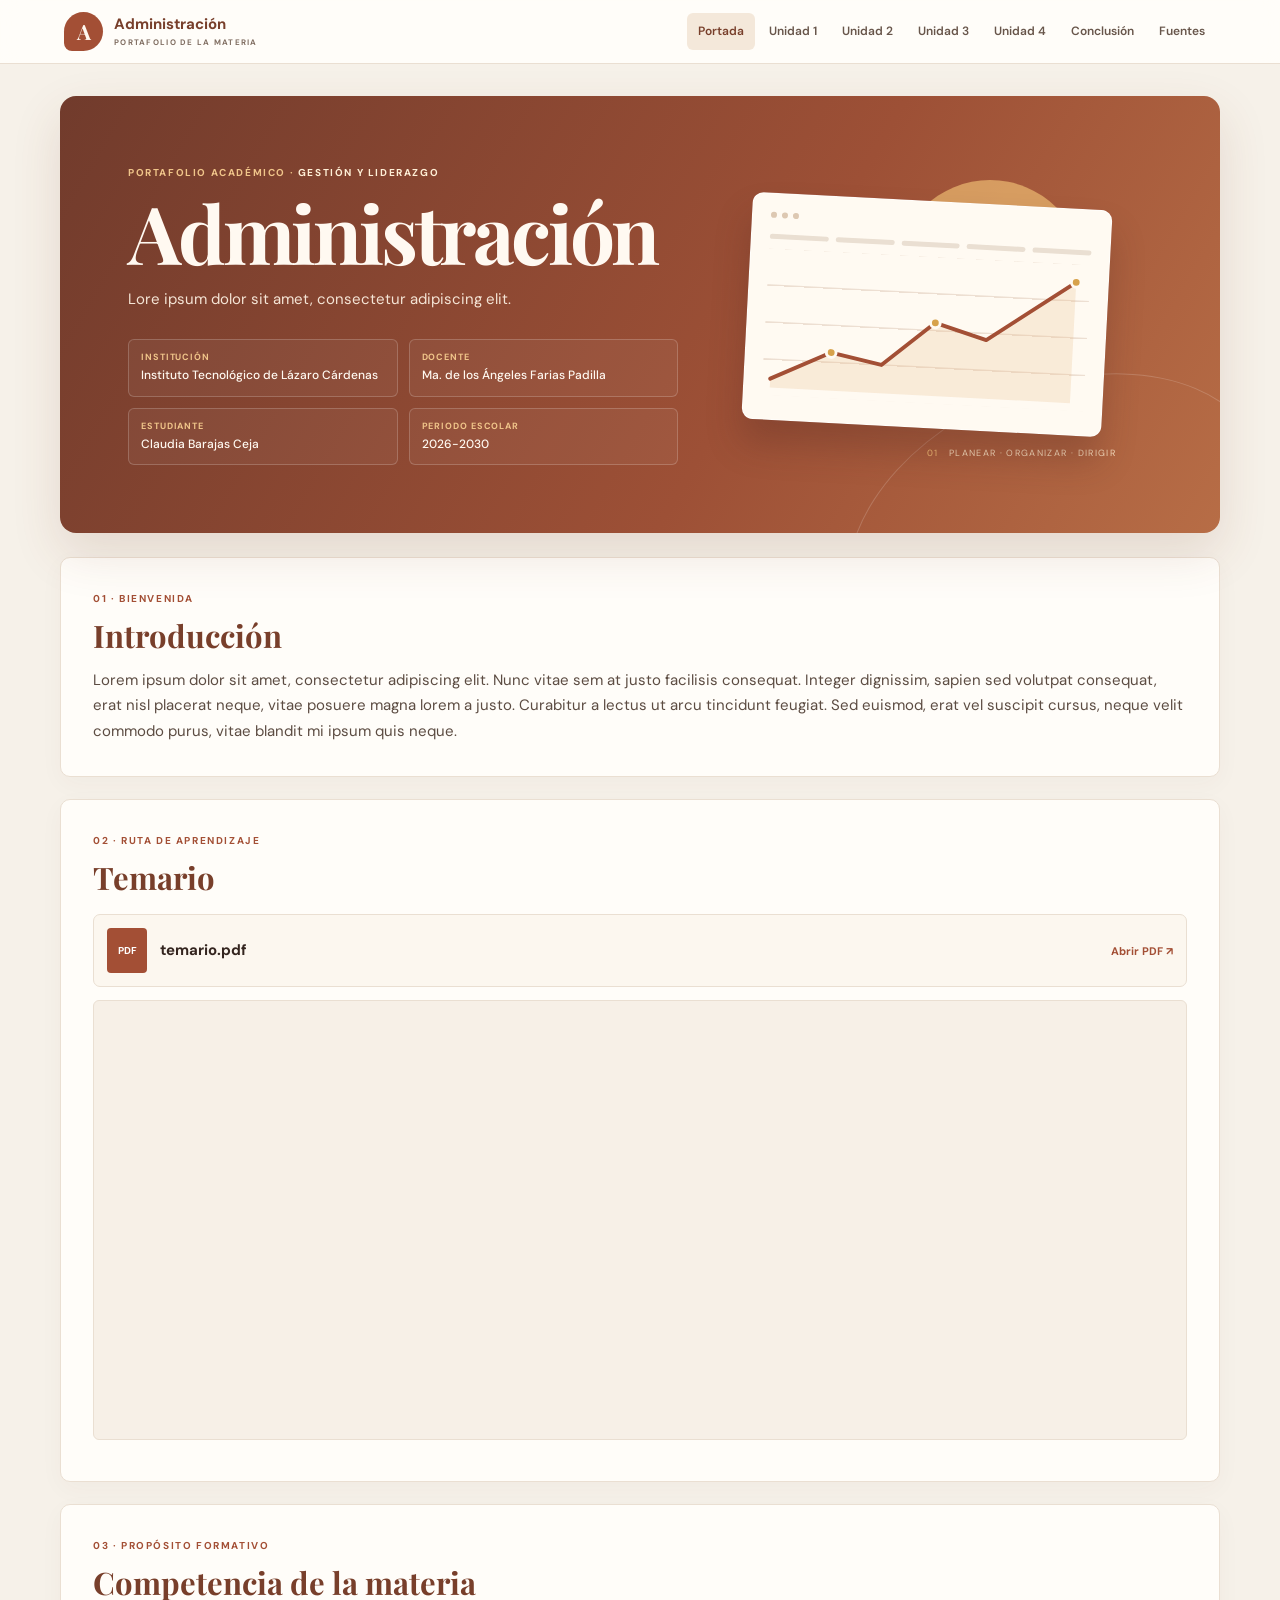
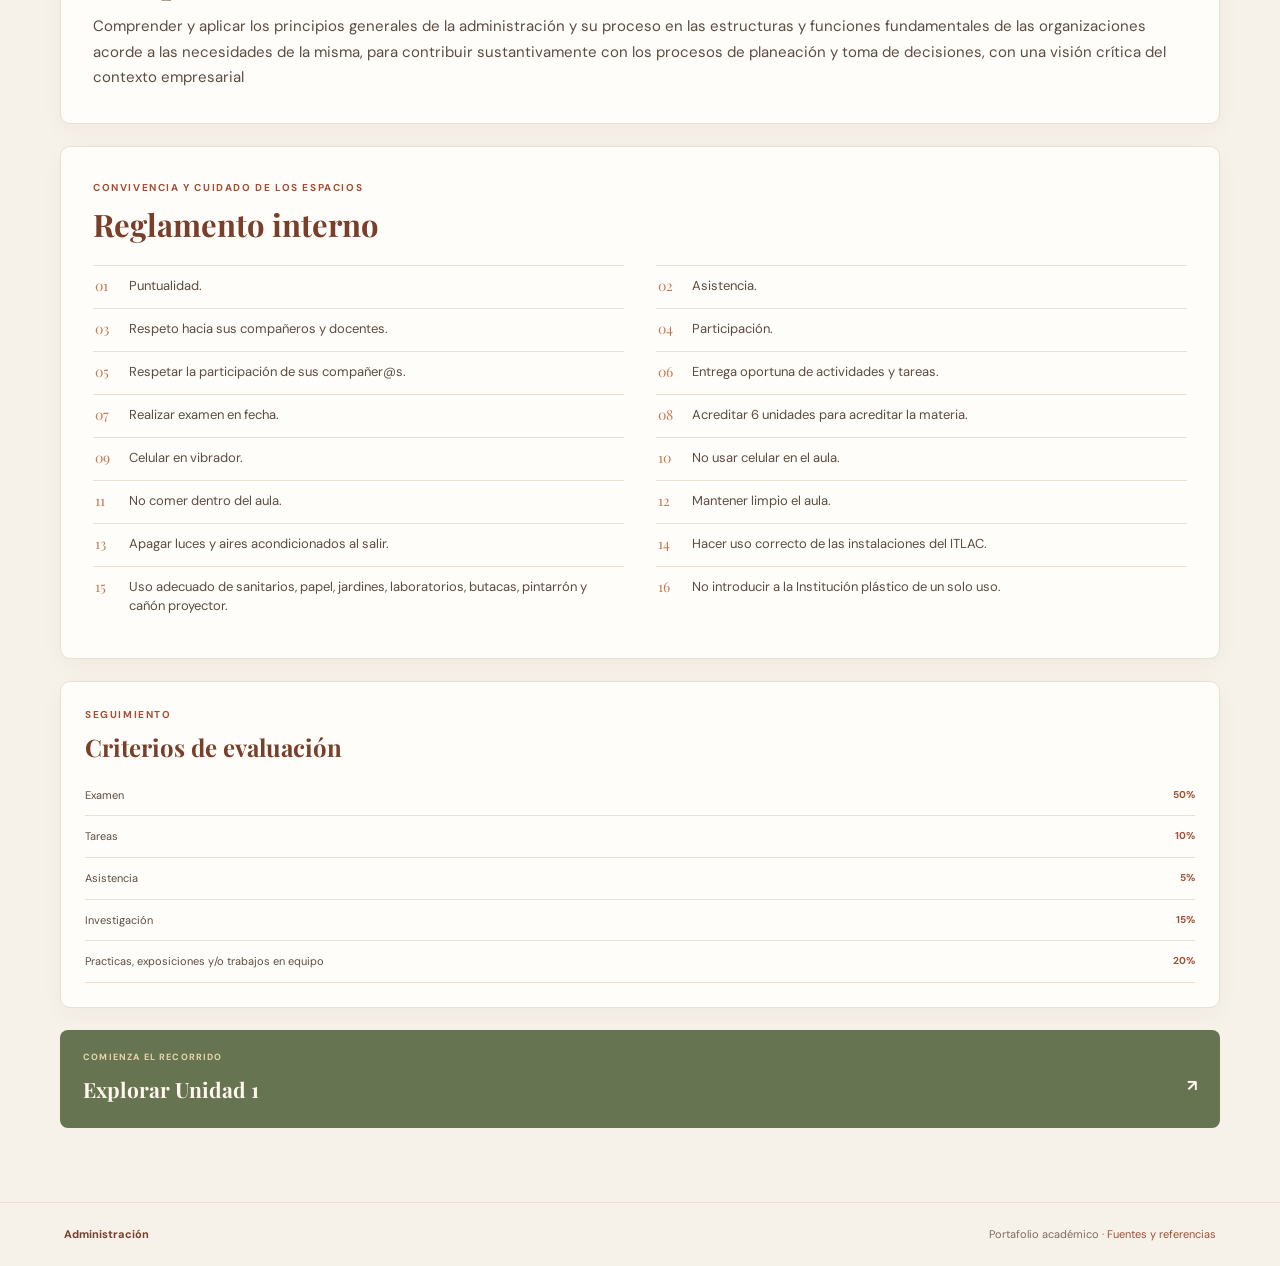
<file: index.html>
<!doctype html>
<html lang="es">
<head>
  <meta charset="utf-8">
  <meta http-equiv="refresh" content="0; url=main/home.html">
  <title>Administración</title>
</head>
<body>
  <p>Abriendo el <a href="main/home.html">portafolio</a>…</p>
</body>
</html>
</file>
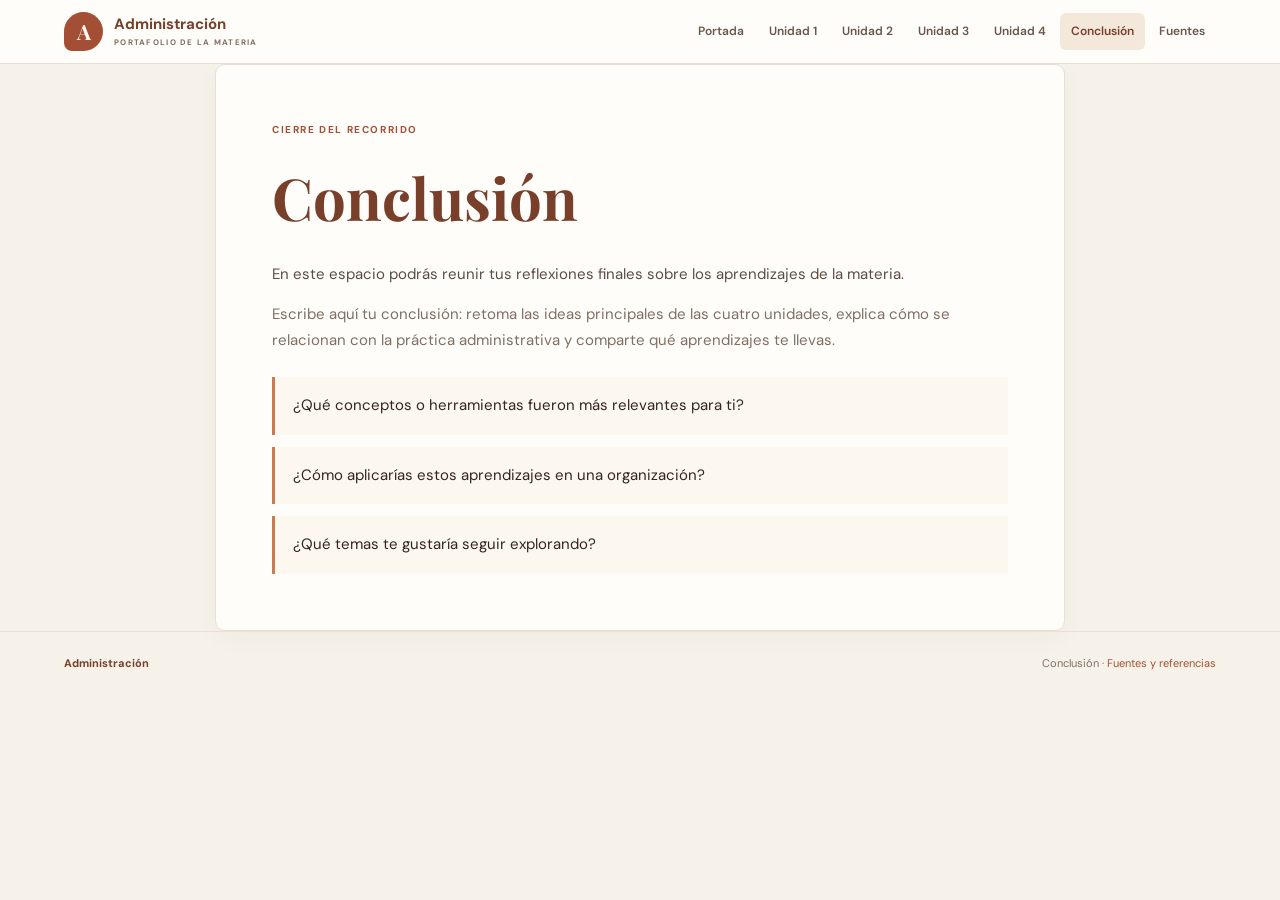
<file: main/conclusion.html>
<!doctype html>
<html lang="es">

<head>
    <meta charset="utf-8">
    <meta name="viewport" content="width=device-width, initial-scale=1">
    <meta name="theme-color" content="#783f2b">
    <title>Administración |
        Conclusión</title>
    <link rel="stylesheet" href="../css/main.css">
</head>

<body>
    <header class="site-header"><a class="brand" href="home.html"><span
                class="brand-mark">A</span><span>Administración<small>PORTAFOLIO
                    DE LA MATERIA</small></span></a>
        <nav class="main-nav" aria-label="Navegación principal"><a href="home.html">Portada</a><a
                href="unidad-1.html">Unidad
                1</a><a href="unidad-2.html">Unidad 2</a><a href="unidad-3.html">Unidad 3</a><a
                href="unidad-4.html">Unidad 4</a><a class="active" aria-current="page"
                href="conclusion.html">Conclusión</a><a href="fuentes.html">Fuentes</a></nav>
    </header>
    <main class="page-shell simple-page">
        <section class="content-card">
            <p class="eyebrow">Cierre del
                recorrido</p>
            <h1>Conclusión</h1>
            <p class="lead">En este
                espacio podrás reunir tus reflexiones finales sobre los
                aprendizajes de la materia.</p>
            <p class="section-note">Escribe aquí tu conclusión: retoma las
                ideas principales de las cuatro unidades, explica cómo se
                relacionan con la práctica administrativa y comparte qué
                aprendizajes te llevas.</p>
            <div class="source-list">
                <div class="source-entry">¿Qué conceptos o herramientas
                    fueron más relevantes para ti?</div>
                <div class="source-entry">¿Cómo aplicarías estos aprendizajes
                    en una organización?</div>
                <div class="source-entry">¿Qué
                    temas te gustaría seguir
                    explorando?</div>
            </div>
        </section>
    </main>
    <footer class="site-footer"><span>Administración</span><span>Conclusión
            · <a href="fuentes.html">Fuentes y
                referencias</a></span>
    </footer>
</body>

</html>
</file>
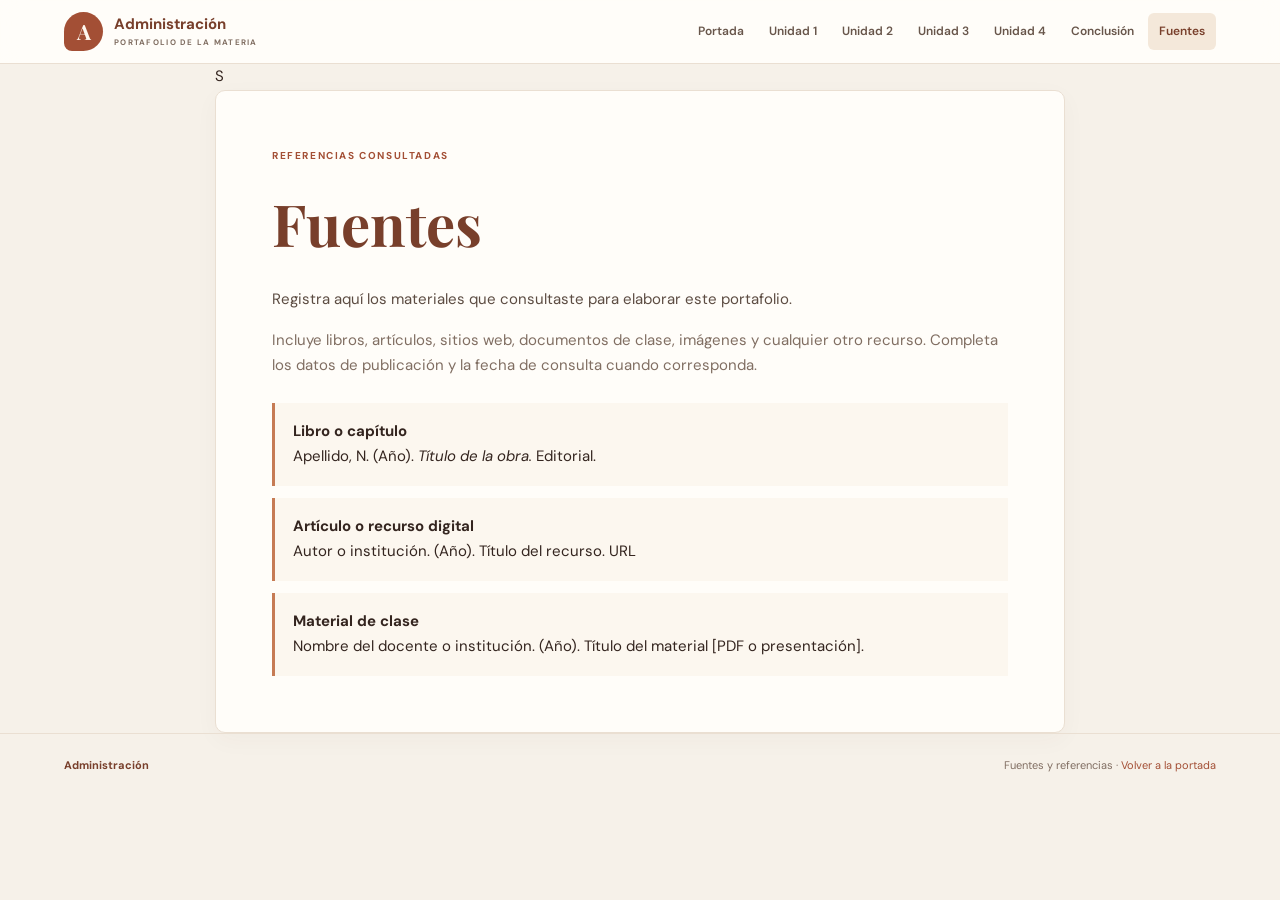
<file: main/fuentes.html>
<!doctype html>
<html lang="es">

<head>
    <meta charset="utf-8">
    <meta name="viewport" content="width=device-width, initial-scale=1">
    <meta name="theme-color" content="#783f2b">
    <title>Fuentes</title>
    <link rel="stylesheet" href="../css/main.css">
</head>

<body>
    <header class="site-header"><a class="brand" href="home.html"><span
                class="brand-mark">A</span><span>Administración<small>PORTAFOLIO DE LA MATERIA</small></span></a>
        <nav class="main-nav" aria-label="Navegación principal"><a href="home.html">Portada</a><a
                href="unidad-1.html">Unidad 1</a><a href="unidad-2.html">Unidad 2</a><a href="unidad-3.html">Unidad
                3</a><a href="unidad-4.html">Unidad 4</a><a href="conclusion.html">Conclusión</a><a class="active"
                aria-current="page" href="fuentes.html">Fuentes</a></nav>
    </header>
    <main class="page-shell simple-page">
        S<section class="content-card">
            <p class="eyebrow">Referencias consultadas</p>
            <h1>Fuentes</h1>
            <p class="lead">Registra aquí los materiales que consultaste para elaborar este portafolio.</p>
            <p class="section-note">Incluye libros, artículos, sitios web, documentos de clase, imágenes y cualquier
                otro recurso. Completa los datos de publicación y la fecha de consulta cuando corresponda.</p>
            <div class="source-list">
                <div class="source-entry"><strong>Libro o capítulo</strong><br>Apellido, N. (Año). <em>Título de la
                        obra.</em> Editorial.</div>
                <div class="source-entry"><strong>Artículo o recurso digital</strong><br>Autor o institución. (Año).
                    Título del recurso. URL</div>
                <div class="source-entry"><strong>Material de clase</strong><br>Nombre del docente o institución. (Año).
                    Título del material [PDF o presentación].</div>
            </div>
        </section>
    </main>
    <footer class="site-footer"><span>Administración</span><span>Fuentes y referencias · <a href="home.html">Volver a la
                portada</a></span></footer>
</body>

</html>
</file>
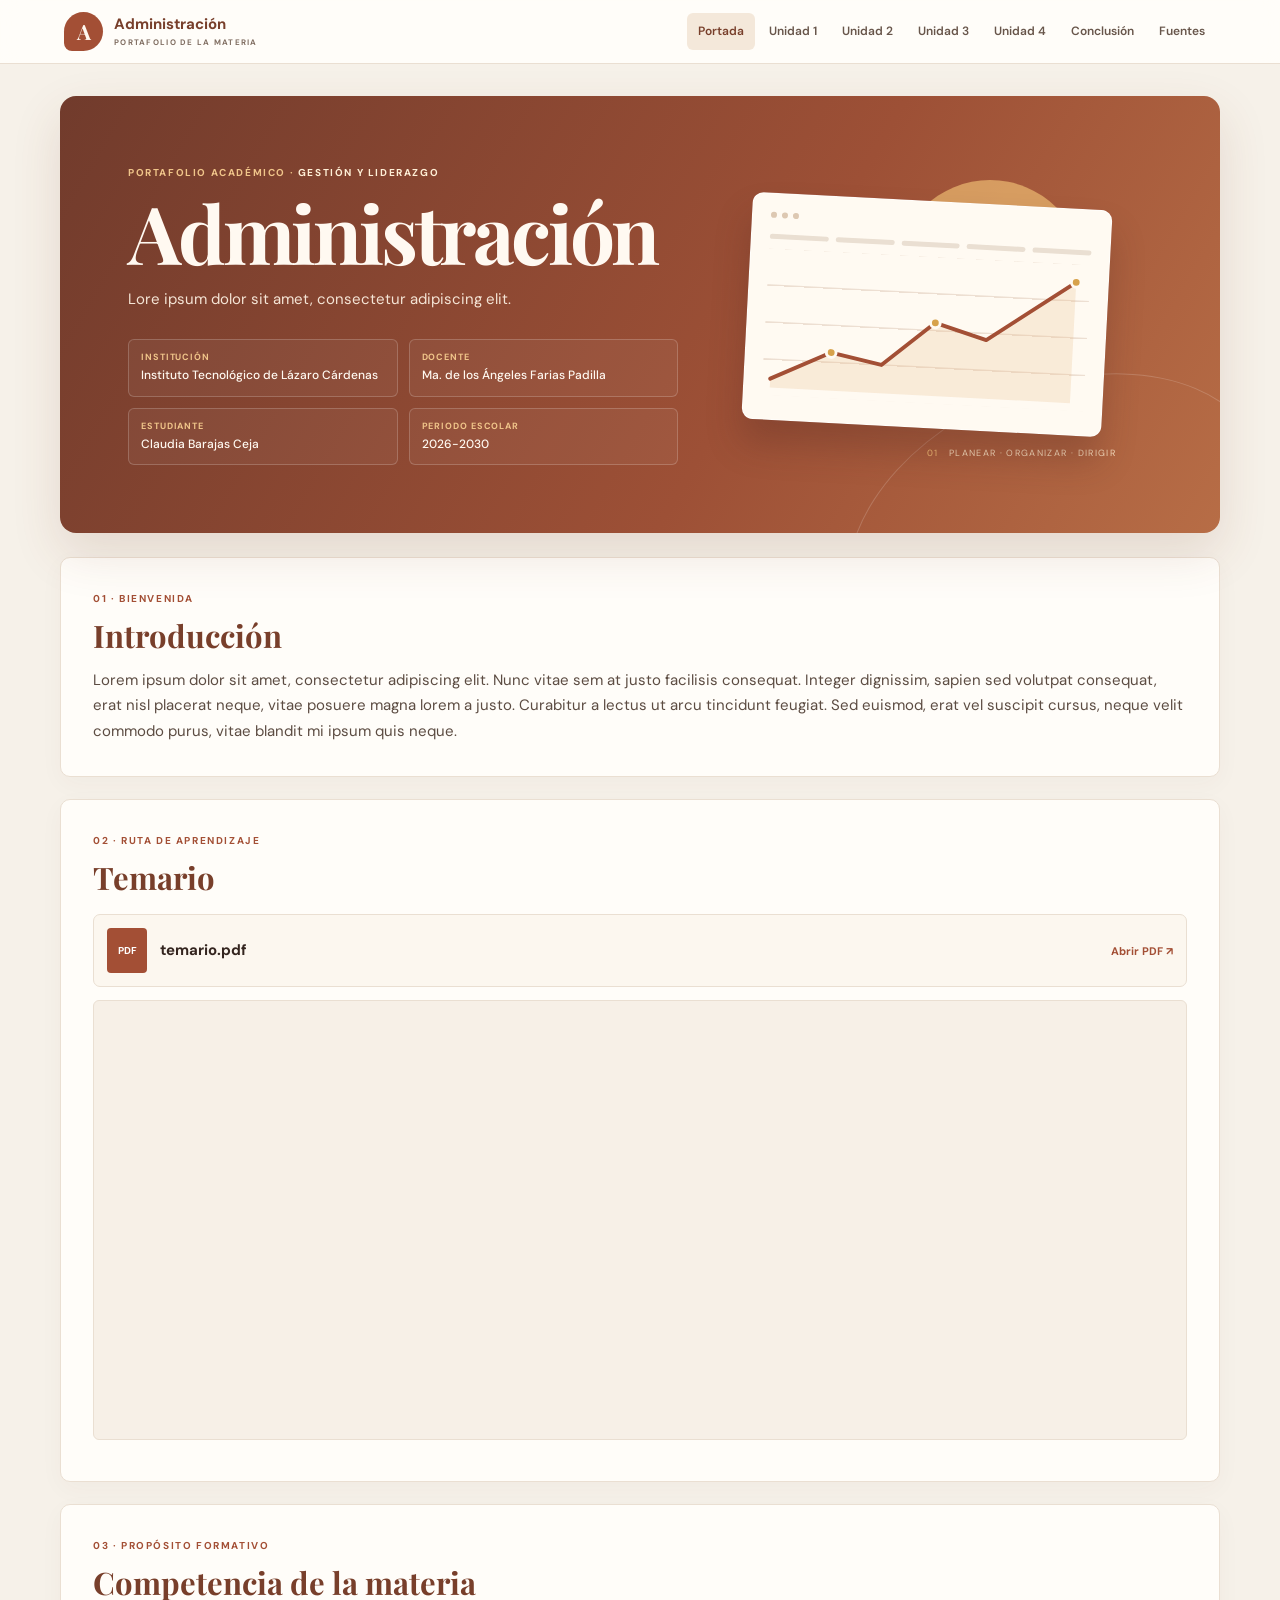
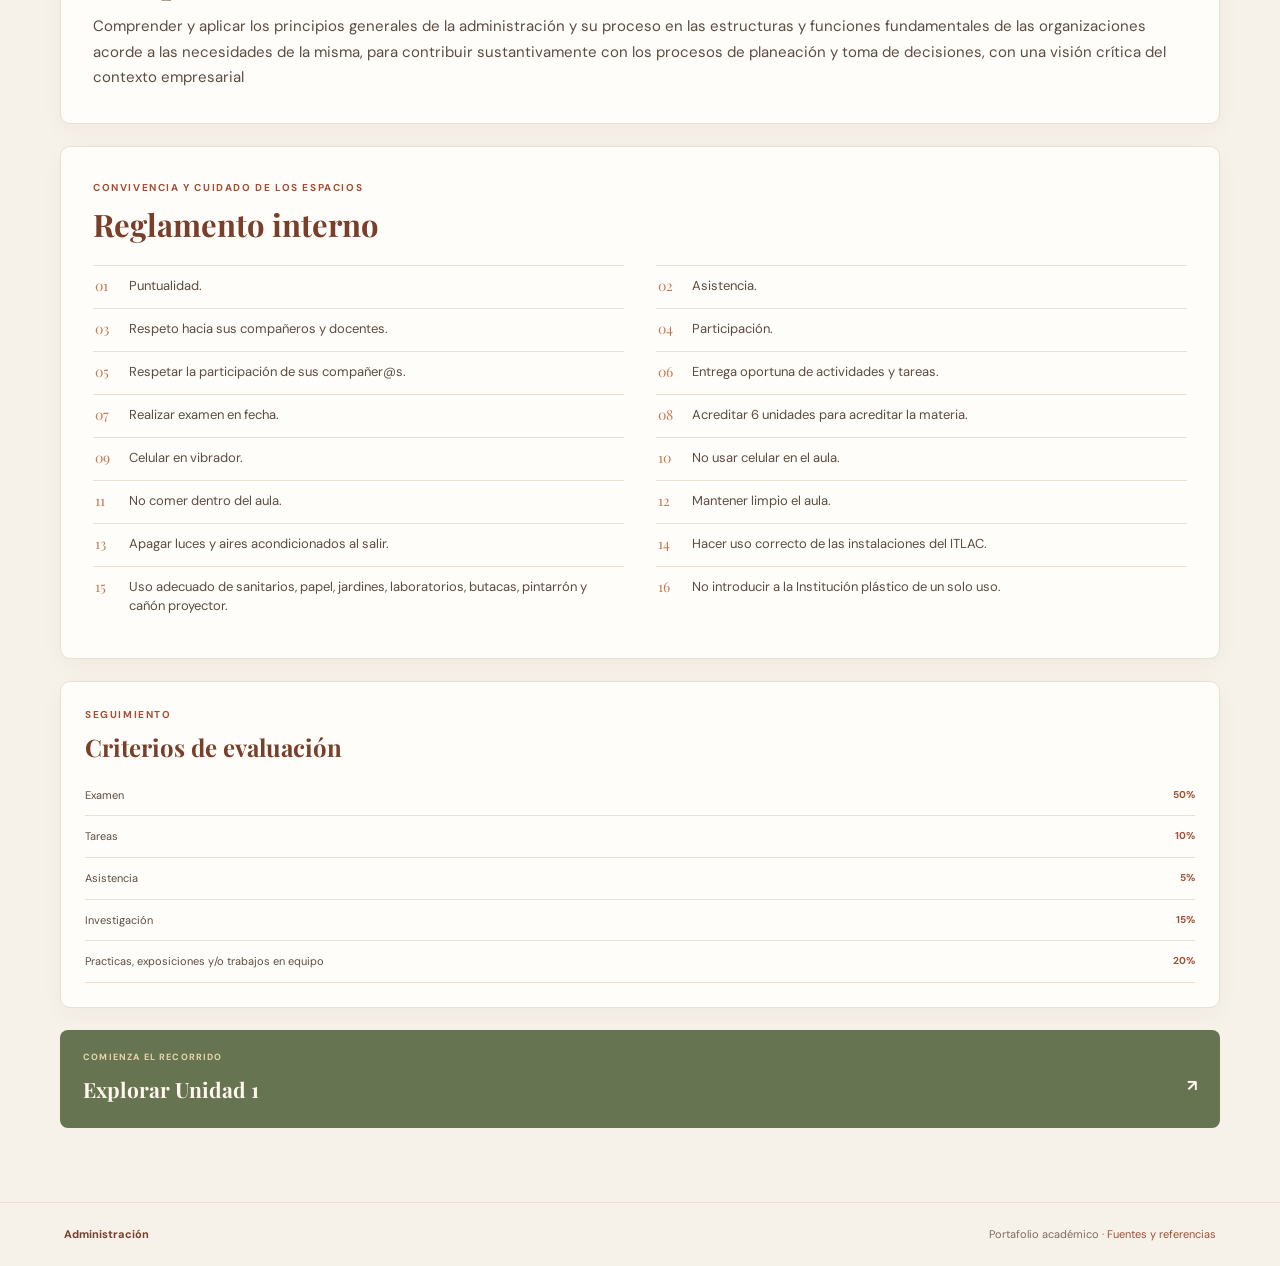
<file: main/home.html>
<!doctype html>
<html lang="es">

<head>
    <meta charset="utf-8">
    <meta name="viewport" content="width=device-width, initial-scale=1">
    <meta name="theme-color" content="#783f2b">
    <title>Portada</title>
    <link rel="stylesheet" href="../css/main.css">
</head>

<body>
    <header class="site-header">
        <a class="brand" href="home.html"><span class="brand-mark">A</span><span>Administración<small>PORTAFOLIO DE LA
                    MATERIA</small></span></a>
        <nav class="main-nav" aria-label="Navegación principal">
            <a class="active" aria-current="page" href="home.html">Portada</a>
            <a href="unidad-1.html">Unidad 1</a><a href="unidad-2.html">Unidad 2</a><a href="unidad-3.html">Unidad
                3</a><a href="unidad-4.html">Unidad 4</a>
            <a href="conclusion.html">Conclusión</a><a href="fuentes.html">Fuentes</a>
        </nav>
    </header>
    <main class="page-shell">
        <section class="cover" id="portada">
            <div class="cover-content">
                <p class="eyebrow">Portafolio académico · <span>Gestión y liderazgo</span></p>
                <h1>Administración</h1>
                <p class="cover-lede">Lore ipsum dolor sit amet, consectetur adipiscing elit.</p>
                <div class="cover-details">
                    <div><span>Institución</span><strong>Instituto Tecnológico de Lázaro Cárdenas</strong></div>
                    <div><span>Docente</span><strong>Ma. de los Ángeles Farias Padilla</strong></div>
                    <div><span>Estudiante</span><strong>Claudia Barajas Ceja</strong></div>
                    <div><span>Periodo escolar</span><strong>2026-2030</strong></div>
                </div>
            </div>
            <div class="cover-art" role="img"
                aria-label="Ilustración cálida de una gráfica de crecimiento y gestión empresarial">
                <div class="sun"></div>
                <div class="chart-card">
                    <div class="chart-heading"><i></i><i></i><i></i></div>
                    <div class="chart-lines"><b></b><b></b><b></b><b></b><b></b></div><svg viewBox="0 0 330 150"
                        aria-hidden="true">
                        <path class="chart-fill" d="M8 133 69 103 121 113 174 67 227 82 316 18v124H8Z" />
                        <path class="chart-line" d="M8 133 69 103 121 113 174 67 227 82 316 18" />
                        <circle cx="69" cy="103" r="5" />
                        <circle cx="174" cy="67" r="5" />
                        <circle cx="316" cy="18" r="5" />
                    </svg>
                </div>
                <div class="art-caption"><span>01</span> PLANEAR · ORGANIZAR · DIRIGIR</div>
            </div>
        </section>
        <div class="content-stack">
                <section class="content-card" id="introduccion">
                    <p class="eyebrow">01 · Bienvenida</p>
                    <h2>Introducción</h2>
                    <p>Lorem ipsum dolor sit amet, consectetur adipiscing elit. Nunc vitae sem at justo facilisis
                        consequat. Integer dignissim, sapien sed volutpat consequat, erat nisl placerat neque, vitae
                        posuere magna lorem a justo. Curabitur a lectus ut arcu tincidunt feugiat. Sed euismod, erat vel
                        suscipit cursus, neque velit commodo purus, vitae blandit mi ipsum quis neque.</p>
                </section>
                <section class="content-card" id="temario">
                    <p class="eyebrow">02 · Ruta de aprendizaje</p>
                    <h2>Temario</h2>
                    <div class="document-placeholder"><span class="document-icon">PDF</span>
                        <div><strong>temario.pdf</strong></div><a class="text-link" href="documentos/temario.pdf">Abrir
                            PDF ↗</a>
                    </div><iframe class="pdf-reader" src="documentos/temario.pdf"
                        title="Lector del temario en PDF"></iframe>
                </section>
                <section class="content-card" id="competencia">
                    <p class="eyebrow">03 · Propósito formativo</p>
                    <h2>Competencia de la materia</h2>
                    <p>Comprender y aplicar los principios
                        generales de la administración y su
                        proceso en las estructuras y funciones
                        fundamentales de las organizaciones
                        acorde a las necesidades de la misma,
                        para contribuir sustantivamente con
                        los procesos de planeación y toma de
                        decisiones, con una visión crítica del
                        contexto empresarial</p>
                </section>
        <section class="content-card" id="reglamento">
            <p class="eyebrow">Convivencia y cuidado de los espacios</p>
            <h2>Reglamento interno</h2>
            <ul class="regulation-list">
                <li>Puntualidad.</li>
                <li>Asistencia.</li>
                <li>Respeto hacia sus compañeros y docentes.</li>
                <li>Participación.</li>
                <li>Respetar la participación de sus compañer@s.</li>
                <li>Entrega oportuna de actividades y tareas.</li>
                <li>Realizar examen en fecha.</li>
                <li>Acreditar 6 unidades para acreditar la materia.</li>
                <li>Celular en vibrador.</li>
                <li>No usar celular en el aula.</li>
                <li>No comer dentro del aula.</li>
                <li>Mantener limpio el aula.</li>
                <li>Apagar luces y aires acondicionados al salir.</li>
                <li>Hacer uso correcto de las instalaciones del ITLAC.</li>
                <li>Uso adecuado de sanitarios, papel, jardines, laboratorios, butacas, pintarrón y cañón proyector.</li>
                <li>No introducir a la Institución plástico de un solo uso.</li>
            </ul>
        </section>
        <section class="content-card side-card evaluation-card" id="evaluacion">
            <p class="eyebrow">Seguimiento</p>
            <h2>Criterios de evaluación</h2>
            <div class="evaluation-row"><span>Examen</span><b>50%</b></div>
            <div class="evaluation-row"><span>Tareas</span><b>10%</b></div>
            <div class="evaluation-row"><span>Asistencia</span><b>5%</b></div>
            <div class="evaluation-row"><span>Investigación</span><b>15%</b></div>
            <div class="evaluation-row"><span>Practicas, exposiciones y/o trabajos en equipo</span><b>20%</b></div>
        </section>
        <a class="next-card home-next" href="unidad-1.html"><span>COMIENZA EL RECORRIDO</span><strong>Explorar Unidad 1 <b>↗</b></strong></a>
        </div>
    </main>
    <footer class="site-footer"><span>Administración</span><span>Portafolio académico · <a href="fuentes.html">Fuentes y
                referencias</a></span></footer>
</body>

</html>
</file>
<file: css/main.css>
@import url('https://fonts.googleapis.com/css2?family=DM+Sans:wght@400;500;600;700&family=Playfair+Display:wght@500;600;700&display=swap');

:root {
	color-scheme: light;
	--ink: #34251f;
	--muted: #806e62;
	--paper: #fffdf9;
	--cream: #f7f0e7;
	--line: #eadfd2;
	--rust: #a34f35;
	--rust-dark: #783f2b;
	--terracotta: #c67b54;
	--gold: #d7a24b;
	--olive: #677452;
}

* {
	box-sizing: border-box;
}

html {
	scroll-behavior: smooth;
}

body {
	margin: 0;
	color: var(--ink);
	background: #f6f1e9;
	font: 15px/1.7 'DM Sans', 'Segoe UI', sans-serif;
}

a {
	color: inherit;
}

.site-header {
	position: sticky;
	top: 0;
	z-index: 5;
	display: flex;
	align-items: center;
	justify-content: space-between;
	gap: 22px;
	padding: 12px max(5vw, 24px);
	background: rgba(255, 253, 249, .96);
	border-bottom: 1px solid var(--line);
	backdrop-filter: blur(12px);
}

.brand {
	display: flex;
	align-items: center;
	gap: 11px;
	flex-shrink: 0;
	color: var(--rust-dark);
	text-decoration: none;
	font-weight: 700;
	font-size: 15px;
	line-height: 1.15;
}

.brand small {
	display: block;
	margin-top: 5px;
	color: var(--muted);
	font-size: 8px;
	letter-spacing: .16em;
}

.brand-mark {
	display: grid;
	width: 39px;
	height: 39px;
	place-items: center;
	color: #fff8ef;
	background: var(--rust);
	border-radius: 50% 50% 50% 8px;
	font-family: 'Playfair Display', Georgia, serif;
	font-size: 21px;
}

.main-nav {
	display: flex;
	justify-content: flex-end;
	flex-wrap: wrap;
	gap: 3px;
}

.main-nav a {
	padding: 8px 11px;
	color: #68564b;
	border-radius: 6px;
	text-decoration: none;
	font-size: 12px;
	font-weight: 600;
	transition: .2s ease;
}

.main-nav a:hover,
.main-nav a.active {
	color: var(--rust-dark);
	background: #f4e8da;
}

.page-shell {
	width: min(1160px, calc(100% - 48px));
	margin: 32px auto 74px;
}

.cover {
	position: relative;
	display: grid;
	grid-template-columns: 1.12fr .88fr;
	min-height: 430px;
	overflow: hidden;
	padding: clamp(32px, 6vw, 68px);
	color: #fff9f1;
	border-radius: 16px;
	background: linear-gradient(120deg, #713b2c, #9d5036 60%, #b76d46);
	box-shadow: 0 20px 50px #75412a24;
}

.cover::after {
	position: absolute;
	right: -60px;
	bottom: -155px;
	width: 440px;
	height: 300px;
	border: 1px solid #ffffff2c;
	border-radius: 50%;
	content: '';
	transform: rotate(-23deg);
}

.cover-content {
	position: relative;
	z-index: 1;
	align-self: center;
}

.eyebrow {
	margin: 0 0 10px;
	color: var(--rust);
	font-size: 10px;
	font-weight: 700;
	letter-spacing: .16em;
	text-transform: uppercase;
}

.cover .eyebrow {
	color: #f0c58a;
}

.cover .eyebrow span {
	color: #fff0d7;
}

h1,
h2,
h3,
p {
	margin-top: 0;
}

h1,
h2 {
	font-family: 'Playfair Display', Georgia, serif;
}

.cover h1 {
	margin: 4px 0 14px;
	font-size: clamp(48px, 7vw, 80px);
	line-height: 1.02;
	letter-spacing: -.04em;
}

.cover-lede {
	max-width: 490px;
	margin: 0;
	color: #f5e5d6;
	font-size: 15px;
}

.cover-details {
	display: grid;
	grid-template-columns: 1fr 1fr;
	gap: 11px;
	max-width: 550px;
	margin-top: 27px;
}

.cover-details div {
	padding: 10px 12px;
	border: 1px solid #ffffff30;
	border-radius: 6px;
	background: #ffffff0c;
}

.cover-details span,
.cover-details strong {
	display: block;
}

.cover-details span {
	color: #f0c58a;
	font-size: 9px;
	font-weight: 700;
	letter-spacing: .1em;
	text-transform: uppercase;
}

.cover-details strong {
	color: #fff9f1;
	font-size: 12px;
	font-weight: 500;
}

.cover-art {
	position: relative;
	display: flex;
	align-items: center;
	justify-content: center;
	min-height: 300px;
}

.sun {
	position: absolute;
	top: 16px;
	right: 15%;
	width: 188px;
	height: 188px;
	border-radius: 50%;
	background: #e4ae6b;
	opacity: .8;
}

.chart-card {
	position: relative;
	z-index: 1;
	width: min(100%, 360px);
	padding: 18px 18px 15px;
	border: 1px solid #ffffffa6;
	border-radius: 11px;
	background: #fffaf2;
	box-shadow: 0 24px 34px #4b241f42;
	transform: rotate(3deg);
}

.chart-heading {
	display: flex;
	gap: 5px;
	margin-bottom: 16px;
}

.chart-heading i {
	width: 6px;
	height: 6px;
	border-radius: 50%;
	background: #ddc8b2;
}

.chart-lines {
	display: flex;
	gap: 7px;
	margin-bottom: 10px;
}

.chart-lines b {
	width: 19%;
	height: 5px;
	border-radius: 8px;
	background: #eadfd2;
}

.chart-card svg {
	width: 100%;
	height: auto;
	overflow: visible;
	background: repeating-linear-gradient(to bottom, transparent 0 35px, #eddfd2 36px 37px);
}

.chart-fill {
	fill: #e7ba8840;
}

.chart-line {
	fill: none;
	stroke: var(--rust);
	stroke-width: 4;
	stroke-linecap: round;
	stroke-linejoin: round;
}

.chart-card circle {
	fill: var(--gold);
	stroke: #fffaf2;
	stroke-width: 3;
}

.art-caption {
	position: absolute;
	right: 8%;
	bottom: 4px;
	color: #f7ddbe;
	font-size: 9px;
	letter-spacing: .15em;
}

.art-caption span {
	margin-right: 7px;
	color: #f1bd76;
}

.content-grid {
	display: grid;
	grid-template-columns: 1.6fr 1fr;
	align-items: start;
	gap: 22px;
	margin-top: 24px;
}

.main-column,
.side-column {
	display: grid;
	gap: 22px;
}

.content-stack {
	display: grid;
	gap: 22px;
	margin-top: 24px;
}

.content-card {
	padding: clamp(22px, 3vw, 32px);
	border: 1px solid var(--line);
	border-radius: 10px;
	background: var(--paper);
	box-shadow: 0 7px 24px #61452b09;
}

.content-card h2 {
	margin: 0 0 13px;
	color: var(--rust-dark);
	font-size: clamp(24px, 3vw, 31px);
	line-height: 1.2;
}

.content-card p:last-child {
	margin-bottom: 0;
}

.content-card>p:not(.eyebrow) {
	color: #5c4c42;
}

.muted,
.section-note {
	color: var(--muted) !important;
}

.document-placeholder {
	display: flex;
	align-items: center;
	gap: 13px;
	margin-top: 18px;
	padding: 13px;
	border: 1px solid var(--line);
	border-radius: 7px;
	background: #fcf7ef;
}

.document-icon {
	display: grid;
	width: 40px;
	height: 45px;
	place-items: center;
	color: #fff;
	background: var(--rust);
	border-radius: 4px;
	font-size: 10px;
	font-weight: 700;
}

.document-placeholder div {
	display: grid;
	flex: 1;
	line-height: 1.4;
}

.document-placeholder small {
	color: var(--muted);
	font-size: 10px;
}

.document-placeholder code {
	color: var(--rust-dark);
}

.text-link {
	color: var(--rust);
	font-size: 11px;
	font-weight: 700;
	text-decoration: none;
}

.pdf-reader {
	width: 100%;
	height: 440px;
	margin-top: 13px;
	border: 1px solid var(--line);
	border-radius: 6px;
	background: var(--cream);
}

.side-card {
	padding: 24px;
}

.side-card h2 {
	font-size: 24px;
}

.regulation-card {
	margin-top: 0;
}

.evaluation-card {
	margin-top: 0;
}

.home-next {
	margin-top: 0;
}

.regulation-list {
	display: grid;
	grid-template-columns: repeat(2, minmax(0, 1fr));
	gap: 0 32px;
	margin: 22px 0 0;
	padding: 0;
	list-style: none;
	counter-reset: regulation;
}

.regulation-list li {
	position: relative;
	min-height: 43px;
	padding: 10px 8px 10px 36px;
	border-top: 1px solid var(--line);
	color: #5c4c42;
	font-size: 13px;
	line-height: 1.5;
	counter-increment: regulation;
}

.regulation-list li::before {
	position: absolute;
	top: 9px;
	left: 2px;
	color: var(--terracotta);
	font-family: 'Playfair Display', Georgia, serif;
	font-size: 14px;
	content: counter(regulation, decimal-leading-zero);
}

.clean-list {
	display: grid;
	gap: 14px;
	margin: 20px 0 0;
	padding: 0;
	list-style: none;
}

.clean-list li {
	display: flex;
	gap: 12px;
	align-items: start;
}

.clean-list li>span {
	color: var(--terracotta);
	font-family: 'Playfair Display', Georgia, serif;
	font-size: 15px;
}

.clean-list p {
	display: grid;
	margin: 0;
	color: var(--muted);
	font-size: 11px;
	line-height: 1.5;
}

.clean-list strong {
	color: var(--ink);
	font-size: 12px;
}

.evaluation-row {
	display: flex;
	justify-content: space-between;
	gap: 12px;
	padding: 11px 0;
	border-bottom: 1px solid var(--line);
	color: #5c4c42;
	font-size: 11px;
}

.evaluation-row b {
	color: var(--rust);
	font-size: 10px;
}

.fine-print {
	margin-top: 12px;
	color: var(--muted) !important;
	font-size: 10px;
}

.next-card {
	display: grid;
	gap: 7px;
	padding: 20px 23px;
	color: #fff7eb;
	border-radius: 8px;
	background: var(--olive);
	text-decoration: none;
}

.next-card span {
	color: #e8d5af;
	font-size: 9px;
	font-weight: 700;
	letter-spacing: .13em;
}

.next-card strong {
	display: flex;
	justify-content: space-between;
	font-family: 'Playfair Display', Georgia, serif;
	font-size: 21px;
}

.next-card strong b {
	font-family: 'DM Sans', sans-serif;
	font-size: 16px;
}

.unit-hero {
	display: flex;
	align-items: end;
	justify-content: space-between;
	gap: 24px;
	padding: clamp(28px, 5vw, 52px);
	color: #fff8ed;
	border-radius: 13px;
	background: linear-gradient(115deg, #783f2b, #ad6442);
}

.unit-hero h1 {
	margin: 0;
	font-size: clamp(42px, 7vw, 68px);
	line-height: 1;
}

.unit-hero p {
	max-width: 480px;
	margin: 0;
	color: #f3dfca;
}

.unit-hero .eyebrow {
	color: #f1c88f;
}

.unit-number {
	color: #f0c58a;
	font-family: 'Playfair Display', Georgia, serif;
	font-size: 80px;
	line-height: .8;
	opacity: .8;
}

.unit-layout {
	display: grid;
	grid-template-columns: 210px 1fr;
	align-items: start;
	gap: 22px;
	margin-top: 22px;
}

.unit-sidebar {
	position: sticky;
	top: 86px;
	padding: 19px;
	border: 1px solid var(--line);
	border-radius: 9px;
	background: var(--paper);
}

.unit-sidebar h2 {
	margin: 0 0 12px;
	color: var(--rust-dark);
	font-size: 17px;
}

.unit-menu {
	display: grid;
	gap: 5px;
}

.unit-menu a {
	padding: 8px 10px;
	color: #6e5a4e;
	border-radius: 5px;
	text-decoration: none;
	font-size: 11px;
}

.unit-menu a:hover {
	color: var(--rust-dark);
	background: #f4e8da;
}

.unit-content {
	display: grid;
	gap: 14px;
}

.resource-card {
	scroll-margin-top: 90px;
	padding: 22px;
	border: 1px solid var(--line);
	border-radius: 9px;
	background: var(--paper);
}

.resource-card h2 {
	margin: 0 0 6px;
	color: var(--rust-dark);
	font-family: 'DM Sans', sans-serif;
	font-size: 15px;
}

.resource-card p {
	margin-bottom: 14px;
	color: var(--muted);
	font-size: 12px;
}

.resource-actions {
	display: flex;
	gap: 10px;
	flex-wrap: wrap;
}

.resource-actions a {
	padding: 7px 11px;
	color: var(--rust-dark);
	border: 1px solid #ddc7b4;
	border-radius: 5px;
	text-decoration: none;
	font-size: 10px;
	font-weight: 700;
}

.resource-actions a:hover {
	color: white;
	background: var(--rust);
	border-color: var(--rust);
}

.resource-reader {
	width: 100%;
	height: 420px;
	margin-top: 14px;
	border: 1px solid var(--line);
	border-radius: 5px;
	background: var(--cream);
}

.simple-page {
	max-width: 850px;
	margin: 0 auto;
}

.simple-page .content-card {
	padding: clamp(28px, 6vw, 56px);
}

.simple-page h1 {
	margin: 0 0 15px;
	color: var(--rust-dark);
	font-size: clamp(38px, 6vw, 58px);
}

.simple-page .lead {
	color: var(--muted);
}

.source-list {
	display: grid;
	gap: 12px;
	margin-top: 24px;
}

.source-entry {
	padding: 16px 18px;
	border-left: 3px solid var(--terracotta);
	background: #fcf7ef;
}

.site-footer {
	display: flex;
	justify-content: space-between;
	gap: 16px;
	padding: 22px max(5vw, 24px);
	color: var(--muted);
	border-top: 1px solid var(--line);
	font-size: 11px;
}

.site-footer>span:first-child {
	color: var(--rust-dark);
	font-weight: 700;
}

.site-footer a {
	color: var(--rust);
	text-decoration: none;
}

@media (max-width: 880px) {
	.site-header {
		align-items: flex-start;
		flex-direction: column;
		gap: 10px;
	}

	.main-nav {
		justify-content: flex-start;
	}

	.cover {
		grid-template-columns: 1fr;
	}

	.cover-art {
		min-height: 250px;
	}

	.content-grid {
		grid-template-columns: 1fr;
	}

	.side-column {
		grid-template-columns: 1fr 1fr;
	}

	.next-card {
		grid-column: 1 / -1;
	}

	.unit-hero {
		align-items: flex-start;
		flex-direction: column;
	}

	.unit-number {
		display: none;
	}
}

@media (max-width: 600px) {
	.site-header {
		padding: 12px 16px;
	}

	.main-nav a {
		padding: 7px 8px;
		font-size: 11px;
	}

	.page-shell {
		width: calc(100% - 28px);
		margin-top: 16px;
	}

	.cover {
		padding: 27px 22px;
	}

	.cover h1 {
		font-size: 52px;
	}

	.cover-details {
		gap: 7px;
	}

	.cover-details div {
		padding: 8px;
	}

	.cover-details strong {
		font-size: 10px;
	}

	.cover-art {
		min-height: 210px;
	}

	.sun {
		width: 140px;
		height: 140px;
	}

	.side-column {
		grid-template-columns: 1fr;
	}

	.regulation-list {
		grid-template-columns: 1fr;
	}

	.next-card {
		grid-column: auto;
	}

	.unit-layout {
		grid-template-columns: 1fr;
	}

	.unit-sidebar {
		position: static;
	}

	.unit-menu {
		grid-template-columns: 1fr 1fr;
	}

	.pdf-reader,
	.resource-reader {
		height: 330px;
	}

	.document-placeholder {
		flex-wrap: wrap;
	}

	.document-placeholder div {
		min-width: calc(100% - 65px);
	}

	.site-footer {
		flex-direction: column;
	}
}

@media (prefers-reduced-motion: reduce) {
	html {
		scroll-behavior: auto;
	}

	*,
	*::before,
	*::after {
		transition-duration: .01ms !important;
	}
}
</file>
